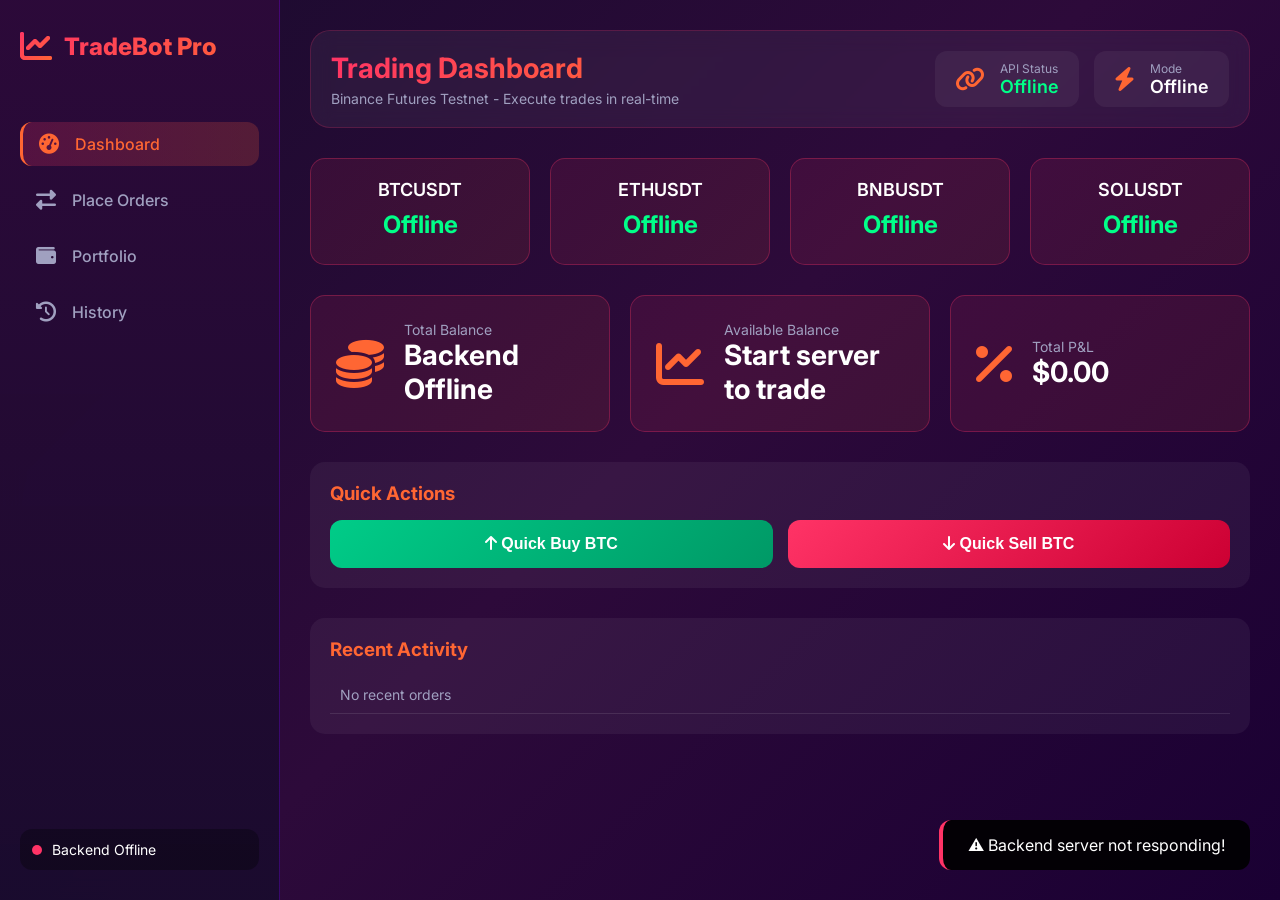
<file: index.html>
<!DOCTYPE html>
<html lang="en">
<head>
    <meta charset="UTF-8">
    <meta name="viewport" content="width=device-width, initial-scale=1.0">
    <title>Binance Futures Trading Bot | Professional Trading Dashboard</title>
    <link rel="stylesheet" href="style.css">
    <link href="https://fonts.googleapis.com/css2?family=Inter:wght@300;400;500;600;700;800&display=swap" rel="stylesheet">
    <link rel="stylesheet" href="https://cdnjs.cloudflare.com/ajax/libs/font-awesome/6.4.0/css/all.min.css">
</head>
<body>
    <!-- Loading Overlay -->
    <div id="loading-overlay" class="loading-overlay">
        <div class="loading-spinner">
            <i class="fas fa-chart-line"></i>
            <p>Connecting to Trading Bot...</p>
        </div>
    </div>

    <div class="container">
        <!-- Sidebar -->
        <div class="sidebar">
            <div class="logo">
                <i class="fas fa-chart-line"></i>
                <span>TradeBot Pro</span>
            </div>
            
            <nav class="nav-menu">
                <a href="#" class="nav-item active" data-page="dashboard">
                    <i class="fas fa-tachometer-alt"></i>
                    <span>Dashboard</span>
                </a>
                <a href="#" class="nav-item" data-page="orders">
                    <i class="fas fa-exchange-alt"></i>
                    <span>Place Orders</span>
                </a>
                <a href="#" class="nav-item" data-page="portfolio">
                    <i class="fas fa-wallet"></i>
                    <span>Portfolio</span>
                </a>
                <a href="#" class="nav-item" data-page="history">
                    <i class="fas fa-history"></i>
                    <span>History</span>
                </a>
            </nav>
            
            <div class="connection-status">
                <div class="status-indicator" id="status-indicator"></div>
                <span id="status-text">Connecting...</span>
            </div>
        </div>
        
        <!-- Main Content -->
        <div class="main-content">
            <!-- Header -->
            <div class="header">
                <div class="header-title">
                    <h1>Trading Dashboard</h1>
                    <p>Binance Futures Testnet - Execute trades in real-time</p>
                </div>
                <div class="header-stats">
                    <div class="stat-card">
                        <i class="fas fa-link"></i>
                        <div>
                            <span class="stat-label">API Status</span>
                            <span class="stat-value online" id="api-status">Unknown</span>
                        </div>
                    </div>
                    <div class="stat-card">
                        <i class="fas fa-bolt"></i>
                        <div>
                            <span class="stat-label">Mode</span>
                            <span class="stat-value" id="mode-status">Loading...</span>
                        </div>
                    </div>
                </div>
            </div>
            
            <!-- Dashboard Page -->
            <div id="dashboard-page" class="page active">
                <div class="price-ticker" id="price-ticker">
                    <div class="ticker-item">
                        <span class="symbol">BTCUSDT</span>
                        <span class="price" id="btc-price">Loading...</span>
                        <span class="change" id="btc-change"></span>
                    </div>
                    <div class="ticker-item">
                        <span class="symbol">ETHUSDT</span>
                        <span class="price" id="eth-price">Loading...</span>
                        <span class="change" id="eth-change"></span>
                    </div>
                    <div class="ticker-item">
                        <span class="symbol">BNBUSDT</span>
                        <span class="price" id="bnb-price">Loading...</span>
                        <span class="change" id="bnb-change"></span>
                    </div>
                    <div class="ticker-item">
                        <span class="symbol">SOLUSDT</span>
                        <span class="price" id="sol-price">Loading...</span>
                        <span class="change" id="sol-change"></span>
                    </div>
                </div>
                
                <div class="stats-grid">
                    <div class="stat-card-large">
                        <i class="fas fa-coins"></i>
                        <div>
                            <span class="stat-label">Total Balance</span>
                            <span class="stat-value" id="total-balance">$0.00</span>
                        </div>
                    </div>
                    <div class="stat-card-large">
                        <i class="fas fa-chart-line"></i>
                        <div>
                            <span class="stat-label">Available Balance</span>
                            <span class="stat-value" id="available-balance">$0.00</span>
                        </div>
                    </div>
                    <div class="stat-card-large">
                        <i class="fas fa-percent"></i>
                        <div>
                            <span class="stat-label">Total P&L</span>
                            <span class="stat-value" id="total-pnl">$0.00</span>
                        </div>
                    </div>
                </div>
                
                <div class="quick-actions">
                    <h3>Quick Actions</h3>
                    <div class="action-buttons">
                        <button class="action-btn buy" onclick="quickOrder('BUY')">
                            <i class="fas fa-arrow-up"></i> Quick Buy BTC
                        </button>
                        <button class="action-btn sell" onclick="quickOrder('SELL')">
                            <i class="fas fa-arrow-down"></i> Quick Sell BTC
                        </button>
                    </div>
                </div>
                
                <div class="recent-activity">
                    <h3>Recent Activity</h3>
                    <div id="recent-orders" class="activity-list">
                        <div class="activity-item">No recent orders</div>
                    </div>
                </div>
            </div>
            
            <!-- Orders Page -->
            <div id="orders-page" class="page">
                <div class="order-form-container">
                    <h2>Place New Order</h2>
                    <form id="order-form">
                        <div class="form-group">
                            <label><i class="fas fa-chart-simple"></i> Symbol</label>
                            <select id="symbol" required>
                                <option value="BTCUSDT">BTCUSDT - Bitcoin</option>
                                <option value="ETHUSDT">ETHUSDT - Ethereum</option>
                                <option value="BNBUSDT">BNBUSDT - Binance Coin</option>
                                <option value="SOLUSDT">SOLUSDT - Solana</option>
                                <option value="XRPUSDT">XRPUSDT - Ripple</option>
                            </select>
                        </div>
                        
                        <div class="form-group">
                            <label><i class="fas fa-arrows-up-down"></i> Side</label>
                            <div class="side-buttons">
                                <button type="button" class="side-btn buy-btn active" data-side="BUY">
                                    <i class="fas fa-arrow-up"></i> BUY
                                </button>
                                <button type="button" class="side-btn sell-btn" data-side="SELL">
                                    <i class="fas fa-arrow-down"></i> SELL
                                </button>
                            </div>
                            <input type="hidden" id="side" value="BUY">
                        </div>

                        
                        <div class="form-group">
                            <label><i class="fas fa-tag"></i> Order Type</label>
                            <div class="type-buttons">
                                <button type="button" class="type-btn active" data-type="MARKET">
                                    MARKET
                                </button>
                                <button type="button" class="type-btn" data-type="LIMIT">
                                    LIMIT
                                </button>
                            </div>
                            <input type="hidden" id="order-type" value="MARKET">
                        </div>
                        
                        <div class="form-group">
                            <label><i class="fas fa-weight-hanging"></i> Quantity</label>
                            <input type="number" id="quantity" step="0.001" placeholder="0.001" required>
                            <small class="form-hint">Min: 0.001 BTC</small>
                        </div>
                        
                        <div class="form-group" id="price-group" style="display: none;">
                            <label><i class="fas fa-dollar-sign"></i> Limit Price</label>
                            <input type="number" id="price" step="0.01" placeholder="Price in USDT">
                        </div>
                        
                        <div class="form-group">
                            <label><i class="fas fa-info-circle"></i> Current Market Price</label>
                            <div class="market-price" id="market-price">
                                <i class="fas fa-chart-line"></i> Loading...
                            </div>
                        </div>
                        
                        <div class="order-preview" id="order-preview" style="display: none;">
                            <h4>Order Preview</h4>
                            <div id="preview-details"></div>
                        </div>
                        
                        <button type="submit" class="submit-order">
                            <i class="fas fa-paper-plane"></i> Place Order
                        </button>
                    </form>
                </div>
                
                <div id="order-result" class="order-result" style="display: none;"></div>
            </div>
            
            <!-- Portfolio Page -->
            <div id="portfolio-page" class="page">
                <h2>Portfolio Overview</h2>
                <div id="portfolio-content">
                    <div class="loading">Loading portfolio data...</div>
                </div>
            </div>
            
            <!-- History Page -->
            <div id="history-page" class="page">
                <h2>Order History</h2>
                <div id="history-content">
                    <div class="info-box">
                        <i class="fas fa-info-circle"></i>
                        <p>Order history will appear here after placing trades</p>
                        <small>Check the logs folder for detailed order history</small>
                    </div>
                </div>
            </div>
        </div>
    </div>
    
    <!-- Notification Toast -->
    <div id="toast" class="toast"></div>
    
    <script src="app.js"></script>
</body>
</html>
</file>
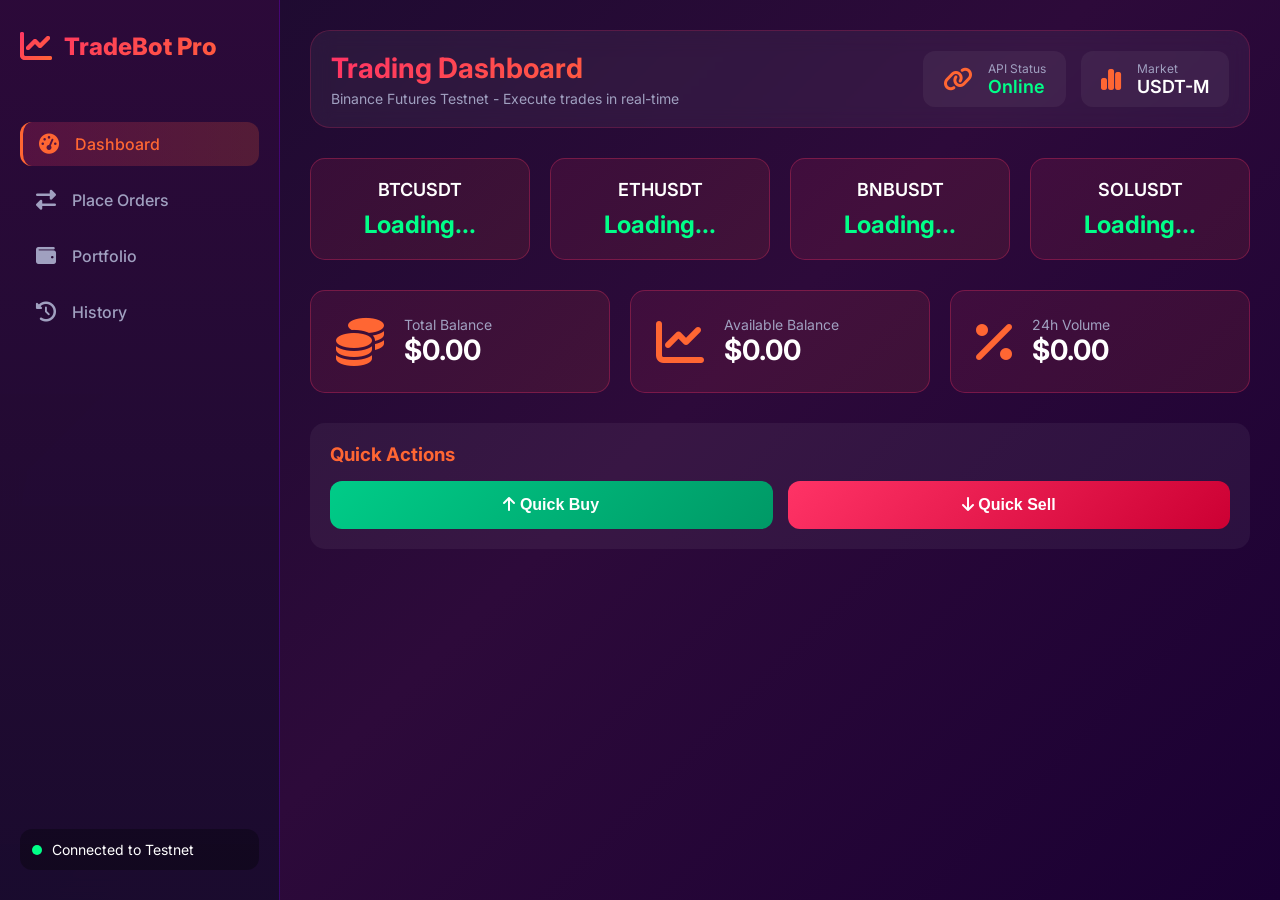
<file: dashboard.html>
<!DOCTYPE html>
<html lang="en">
<head>
    <meta charset="UTF-8">
    <meta name="viewport" content="width=device-width, initial-scale=1.0">
    <title>Binance Futures Trading Bot | Professional Trading Dashboard</title>
    <link rel="stylesheet" href="/style.css">
    <link href="https://fonts.googleapis.com/css2?family=Inter:wght@300;400;500;600;700;800&display=swap" rel="stylesheet">
    <link rel="stylesheet" href="https://cdnjs.cloudflare.com/ajax/libs/font-awesome/6.4.0/css/all.min.css">
</head>
<body>
    <div class="container">
        <!-- Sidebar -->
        <div class="sidebar">
            <div class="logo">
                <i class="fas fa-chart-line"></i>
                <span>TradeBot Pro</span>
            </div>
            
            <nav class="nav-menu">
                <a href="#" class="nav-item active" data-page="dashboard">
                    <i class="fas fa-tachometer-alt"></i>
                    <span>Dashboard</span>
                </a>
                <a href="#" class="nav-item" data-page="orders">
                    <i class="fas fa-exchange-alt"></i>
                    <span>Place Orders</span>
                </a>
                <a href="#" class="nav-item" data-page="portfolio">
                    <i class="fas fa-wallet"></i>
                    <span>Portfolio</span>
                </a>
                <a href="#" class="nav-item" data-page="history">
                    <i class="fas fa-history"></i>
                    <span>History</span>
                </a>
            </nav>
            
            <div class="connection-status">
                <div class="status-indicator"></div>
                <span>Connected to Testnet</span>
            </div>
        </div>
        
        <!-- Main Content -->
        <div class="main-content">
            <!-- Header -->
            <div class="header">
                <div class="header-title">
                    <h1>Trading Dashboard</h1>
                    <p>Binance Futures Testnet - Execute trades in real-time</p>
                </div>
                <div class="header-stats">
                    <div class="stat-card">
                        <i class="fas fa-link"></i>
                        <div>
                            <span class="stat-label">API Status</span>
                            <span class="stat-value online">Online</span>
                        </div>
                    </div>
                    <div class="stat-card">
                        <i class="fas fa-chart-simple"></i>
                        <div>
                            <span class="stat-label">Market</span>
                            <span class="stat-value">USDT-M</span>
                        </div>
                    </div>
                </div>
            </div>
            
            <!-- Dashboard Page -->
            <div id="dashboard-page" class="page active">
                <div class="price-ticker" id="price-ticker">
                    <div class="ticker-item">
                        <span class="symbol">BTCUSDT</span>
                        <span class="price" id="btc-price">Loading...</span>
                    </div>
                    <div class="ticker-item">
                        <span class="symbol">ETHUSDT</span>
                        <span class="price" id="eth-price">Loading...</span>
                    </div>
                    <div class="ticker-item">
                        <span class="symbol">BNBUSDT</span>
                        <span class="price" id="bnb-price">Loading...</span>
                    </div>
                    <div class="ticker-item">
                        <span class="symbol">SOLUSDT</span>
                        <span class="price" id="sol-price">Loading...</span>
                    </div>
                </div>
                
                <div class="stats-grid">
                    <div class="stat-card-large">
                        <i class="fas fa-coins"></i>
                        <div>
                            <span class="stat-label">Total Balance</span>
                            <span class="stat-value" id="total-balance">$0.00</span>
                        </div>
                    </div>
                    <div class="stat-card-large">
                        <i class="fas fa-chart-line"></i>
                        <div>
                            <span class="stat-label">Available Balance</span>
                            <span class="stat-value" id="available-balance">$0.00</span>
                        </div>
                    </div>
                    <div class="stat-card-large">
                        <i class="fas fa-percent"></i>
                        <div>
                            <span class="stat-label">24h Volume</span>
                            <span class="stat-value" id="volume">$0.00</span>
                        </div>
                    </div>
                </div>
                
                <div class="quick-actions">
                    <h3>Quick Actions</h3>
                    <div class="action-buttons">
                        <button class="action-btn buy" onclick="quickOrder('BUY')">
                            <i class="fas fa-arrow-up"></i> Quick Buy
                        </button>
                        <button class="action-btn sell" onclick="quickOrder('SELL')">
                            <i class="fas fa-arrow-down"></i> Quick Sell
                        </button>
                    </div>
                </div>
            </div>
            
            <!-- Orders Page -->
            <div id="orders-page" class="page">
                <div class="order-form-container">
                    <h2>Place New Order</h2>
                    <form id="order-form">
                        <div class="form-group">
                            <label><i class="fas fa-chart-simple"></i> Symbol</label>
                            <select id="symbol" required>
                                <option value="BTCUSDT">BTCUSDT</option>
                                <option value="ETHUSDT">ETHUSDT</option>
                                <option value="BNBUSDT">BNBUSDT</option>
                                <option value="SOLUSDT">SOLUSDT</option>
                                <option value="XRPUSDT">XRPUSDT</option>
                            </select>
                        </div>
                        
                        <div class="form-group">
                            <label><i class="fas fa-arrows-up-down"></i> Side</label>
                            <div class="side-buttons">
                                <button type="button" class="side-btn buy-btn" data-side="BUY">
                                    <i class="fas fa-arrow-up"></i> BUY
                                </button>
                                <button type="button" class="side-btn sell-btn" data-side="SELL">
                                    <i class="fas fa-arrow-down"></i> SELL
                                </button>
                            </div>
                            <input type="hidden" id="side" value="BUY">
                        </div>
                        
                        <div class="form-group">
                            <label><i class="fas fa-tag"></i> Order Type</label>
                            <div class="type-buttons">
                                <button type="button" class="type-btn active" data-type="MARKET">
                                    MARKET
                                </button>
                                <button type="button" class="type-btn" data-type="LIMIT">
                                    LIMIT
                                </button>
                            </div>
                            <input type="hidden" id="order-type" value="MARKET">
                        </div>
                        
                        <div class="form-group">
                            <label><i class="fas fa-weight-hanging"></i> Quantity</label>
                            <input type="number" id="quantity" step="0.001" placeholder="0.001" required>
                        </div>
                        
                        <div class="form-group" id="price-group" style="display: none;">
                            <label><i class="fas fa-dollar-sign"></i> Limit Price</label>
                            <input type="number" id="price" step="0.01" placeholder="Price">
                        </div>
                        
                        <div class="form-group">
                            <label><i class="fas fa-info-circle"></i> Current Market Price</label>
                            <div class="market-price" id="market-price">Loading...</div>
                        </div>
                        
                        <button type="submit" class="submit-order">
                            <i class="fas fa-paper-plane"></i> Place Order
                        </button>
                    </form>
                </div>
                
                <div id="order-result" class="order-result" style="display: none;"></div>
            </div>
            
            <!-- Portfolio Page -->
            <div id="portfolio-page" class="page">
                <h2>Portfolio Overview</h2>
                <div id="portfolio-content">
                    <div class="loading">Loading portfolio data...</div>
                </div>
            </div>
            
            <!-- History Page -->
            <div id="history-page" class="page">
                <h2>Order History</h2>
                <div id="history-content">
                    <div class="info-box">
                        <i class="fas fa-info-circle"></i>
                        <p>Order history will appear here after placing trades</p>
                    </div>
                </div>
            </div>
        </div>
    </div>
    
    <script src="/app.js"></script>
</body>
</html>
</file>
<file: style.css>
* {
    margin: 0;
    padding: 0;
    box-sizing: border-box;
}

body {
    font-family: 'Inter', sans-serif;
    background: linear-gradient(135deg, #1a0b2e 0%, #2d0a3a 50%, #1a0033 100%);
    color: #ffffff;
    overflow-x: hidden;
}

.container {
    display: flex;
    min-height: 100vh;
}

/* Sidebar Styles */
.sidebar {
    width: 280px;
    background: linear-gradient(180deg, rgba(45, 10, 58, 0.95) 0%, rgba(26, 11, 46, 0.98) 100%);
    backdrop-filter: blur(10px);
    border-right: 1px solid rgba(128, 0, 255, 0.3);
    padding: 30px 20px;
    position: fixed;
    height: 100vh;
    overflow-y: auto;
}

.logo {
    display: flex;
    align-items: center;
    gap: 12px;
    font-size: 24px;
    font-weight: 800;
    margin-bottom: 40px;
    padding-bottom: 20px;
    border-bottom: 2px solid linear-gradient(90deg, #ff3366, #ff6633);
    background: linear-gradient(135deg, #ff3366, #ff6633);
    -webkit-background-clip: text;
    -webkit-text-fill-color: transparent;
    background-clip: text;
}

.logo i {
    font-size: 32px;
    background: linear-gradient(135deg, #ff3366, #ff6633);
    -webkit-background-clip: text;
    -webkit-text-fill-color: transparent;
}

.nav-menu {
    display: flex;
    flex-direction: column;
    gap: 12px;
}

.nav-item {
    display: flex;
    align-items: center;
    gap: 12px;
    padding: 12px 16px;
    border-radius: 12px;
    color: #a0a0c0;
    text-decoration: none;
    transition: all 0.3s ease;
    font-weight: 500;
}

.nav-item i {
    width: 24px;
    font-size: 20px;
}

.nav-item:hover {
    background: rgba(128, 0, 255, 0.2);
    color: #ffffff;
    transform: translateX(5px);
}

.nav-item.active {
    background: linear-gradient(90deg, rgba(255, 51, 102, 0.2), rgba(255, 102, 51, 0.2));
    color: #ff6633;
    border-left: 3px solid #ff6633;
}

.connection-status {
    position: absolute;
    bottom: 30px;
    left: 20px;
    right: 20px;
    display: flex;
    align-items: center;
    gap: 10px;
    padding: 12px;
    background: rgba(0, 0, 0, 0.3);
    border-radius: 12px;
    font-size: 14px;
}

.status-indicator {
    width: 10px;
    height: 10px;
    background: #00ff88;
    border-radius: 50%;
    animation: pulse 2s infinite;
}

@keyframes pulse {
    0% { box-shadow: 0 0 0 0 rgba(0, 255, 136, 0.7); }
    70% { box-shadow: 0 0 0 10px rgba(0, 255, 136, 0); }
    100% { box-shadow: 0 0 0 0 rgba(0, 255, 136, 0); }
}

/* Main Content */
.main-content {
    flex: 1;
    margin-left: 280px;
    padding: 30px;
}

.header {
    display: flex;
    justify-content: space-between;
    align-items: center;
    margin-bottom: 30px;
    padding: 20px;
    background: rgba(255, 255, 255, 0.05);
    border-radius: 20px;
    backdrop-filter: blur(10px);
    border: 1px solid rgba(255, 51, 102, 0.2);
}

.header-title h1 {
    font-size: 28px;
    font-weight: 700;
    background: linear-gradient(135deg, #ff3366, #ff6633);
    -webkit-background-clip: text;
    -webkit-text-fill-color: transparent;
    margin-bottom: 5px;
}

.header-title p {
    color: #a0a0c0;
    font-size: 14px;
}

.header-stats {
    display: flex;
    gap: 15px;
}

.stat-card {
    display: flex;
    align-items: center;
    gap: 15px;
    padding: 10px 20px;
    background: rgba(255, 255, 255, 0.05);
    border-radius: 12px;
}

.stat-card i {
    font-size: 24px;
    color: #ff6633;
}

.stat-label {
    display: block;
    font-size: 12px;
    color: #a0a0c0;
}

.stat-value {
    display: block;
    font-size: 18px;
    font-weight: 600;
}

.stat-value.online {
    color: #00ff88;
}

/* Price Ticker */
.price-ticker {
    display: grid;
    grid-template-columns: repeat(auto-fit, minmax(200px, 1fr));
    gap: 20px;
    margin-bottom: 30px;
}

.ticker-item {
    background: linear-gradient(135deg, rgba(255, 51, 102, 0.1), rgba(255, 102, 51, 0.1));
    padding: 20px;
    border-radius: 15px;
    text-align: center;
    border: 1px solid rgba(255, 51, 102, 0.3);
    transition: transform 0.3s ease;
}

.ticker-item:hover {
    transform: translateY(-5px);
    border-color: #ff6633;
}

.symbol {
    display: block;
    font-size: 18px;
    font-weight: 600;
    margin-bottom: 10px;
}

.price {
    display: block;
    font-size: 24px;
    font-weight: 700;
    color: #00ff88;
}

/* Stats Grid */
.stats-grid {
    display: grid;
    grid-template-columns: repeat(auto-fit, minmax(250px, 1fr));
    gap: 20px;
    margin-bottom: 30px;
}

.stat-card-large {
    background: linear-gradient(135deg, rgba(255, 51, 102, 0.1), rgba(255, 102, 51, 0.1));
    padding: 25px;
    border-radius: 15px;
    display: flex;
    align-items: center;
    gap: 20px;
    border: 1px solid rgba(255, 51, 102, 0.3);
}

.stat-card-large i {
    font-size: 48px;
    color: #ff6633;
}

.stat-card-large .stat-label {
    font-size: 14px;
}

.stat-card-large .stat-value {
    font-size: 28px;
    font-weight: 700;
}

/* Quick Actions */
.quick-actions {
    background: rgba(255, 255, 255, 0.05);
    padding: 20px;
    border-radius: 15px;
    margin-bottom: 30px;
}

.quick-actions h3 {
    margin-bottom: 15px;
    color: #ff6633;
}

.action-buttons {
    display: flex;
    gap: 15px;
}

.action-btn {
    flex: 1;
    padding: 15px;
    border: none;
    border-radius: 12px;
    font-size: 16px;
    font-weight: 600;
    cursor: pointer;
    transition: all 0.3s ease;
}

.action-btn.buy {
    background: linear-gradient(135deg, #00cc88, #009966);
    color: white;
}

.action-btn.sell {
    background: linear-gradient(135deg, #ff3366, #cc0033);
    color: white;
}

.action-btn:hover {
    transform: translateY(-2px);
    box-shadow: 0 5px 20px rgba(0, 0, 0, 0.3);
}

/* Order Form */
.order-form-container {
    background: rgba(255, 255, 255, 0.05);
    padding: 30px;
    border-radius: 20px;
    max-width: 600px;
    margin: 0 auto;
}

.order-form-container h2 {
    margin-bottom: 25px;
    text-align: center;
    color: #ff6633;
}

.form-group {
    margin-bottom: 20px;
}

.form-group label {
    display: block;
    margin-bottom: 10px;
    font-weight: 500;
    color: #a0a0c0;
}

.form-group input,
.form-group select {
    width: 100%;
    padding: 12px;
    background: rgba(0, 0, 0, 0.3);
    border: 1px solid rgba(255, 51, 102, 0.3);
    border-radius: 10px;
    color: white;
    font-size: 16px;
    transition: all 0.3s ease;
}

.form-group input:focus,
.form-group select:focus {
    outline: none;
    border-color: #ff6633;
}

.side-buttons,
.type-buttons {
    display: flex;
    gap: 10px;
}

.side-btn,
.type-btn {
    flex: 1;
    padding: 10px;
    border: 1px solid rgba(255, 51, 102, 0.3);
    background: rgba(0, 0, 0, 0.3);
    color: white;
    border-radius: 10px;
    cursor: pointer;
    transition: all 0.3s ease;
}

.side-btn.active,
.type-btn.active {
    background: linear-gradient(135deg, #ff3366, #ff6633);
    border-color: transparent;
}

.side-btn.buy-btn.active {
    background: linear-gradient(135deg, #00cc88, #009966);
}

.side-btn.sell-btn.active {
    background: linear-gradient(135deg, #ff3366, #cc0033);
}

.market-price {
    padding: 12px;
    background: rgba(0, 0, 0, 0.3);
    border-radius: 10px;
    font-size: 20px;
    font-weight: 600;
    text-align: center;
    color: #00ff88;
}

.submit-order {
    width: 100%;
    padding: 15px;
    background: linear-gradient(135deg, #ff3366, #ff6633);
    border: none;
    border-radius: 12px;
    color: white;
    font-size: 18px;
    font-weight: 600;
    cursor: pointer;
    transition: all 0.3s ease;
}

.submit-order:hover {
    transform: translateY(-2px);
    box-shadow: 0 5px 20px rgba(255, 51, 102, 0.4);
}

.order-result {
    margin-top: 20px;
    padding: 20px;
    border-radius: 12px;
    background: rgba(0, 0, 0, 0.3);
    border-left: 4px solid #00ff88;
}

.order-result.success {
    border-left-color: #00ff88;
}

.order-result.error {
    border-left-color: #ff3366;
}

/* Loading */
.loading {
    text-align: center;
    padding: 40px;
    color: #a0a0c0;
}

.info-box {
    text-align: center;
    padding: 40px;
    background: rgba(255, 255, 255, 0.05);
    border-radius: 15px;
}

.info-box i {
    font-size: 48px;
    color: #ff6633;
    margin-bottom: 15px;
}

/* Pages */
.page {
    display: none;
    animation: fadeIn 0.5s ease;
}

.page.active {
    display: block;
}

@keyframes fadeIn {
    from {
        opacity: 0;
        transform: translateY(20px);
    }
    to {
        opacity: 1;
        transform: translateY(0);
    }
}

/* Loading Overlay */
.loading-overlay {
    position: fixed;
    top: 0;
    left: 0;
    width: 100%;
    height: 100%;
    background: linear-gradient(135deg, #1a0b2e, #2d0a3a);
    z-index: 9999;
    display: flex;
    justify-content: center;
    align-items: center;
    transition: opacity 0.5s ease;
}

.loading-overlay.fade-out {
    opacity: 0;
}

.loading-spinner {
    text-align: center;
}

.loading-spinner i {
    font-size: 64px;
    background: linear-gradient(135deg, #ff3366, #ff6633);
    -webkit-background-clip: text;
    -webkit-text-fill-color: transparent;
    animation: spin 1s linear infinite;
}

@keyframes spin {
    from { transform: rotate(0deg); }
    to { transform: rotate(360deg); }
}

.loading-spinner p {
    margin-top: 20px;
    color: #a0a0c0;
}

/* Toast Notification */
.toast {
    position: fixed;
    bottom: 30px;
    right: 30px;
    background: rgba(0, 0, 0, 0.9);
    color: white;
    padding: 15px 25px;
    border-radius: 12px;
    z-index: 10000;
    transform: translateX(400px);
    transition: transform 0.3s ease;
    border-left: 4px solid #ff6633;
}

.toast.show {
    transform: translateX(0);
}

.toast.success {
    border-left-color: #00ff88;
}

.toast.error {
    border-left-color: #ff3366;
}

/* Recent Activity */
.recent-activity {
    margin-top: 30px;
    background: rgba(255, 255, 255, 0.05);
    padding: 20px;
    border-radius: 15px;
}

.recent-activity h3 {
    margin-bottom: 15px;
    color: #ff6633;
}

.activity-list {
    max-height: 300px;
    overflow-y: auto;
}

.activity-item {
    padding: 10px;
    border-bottom: 1px solid rgba(255, 255, 255, 0.1);
    color: #a0a0c0;
    font-size: 14px;
}

/* Order Preview */
.order-preview {
    margin-top: 20px;
    padding: 15px;
    background: rgba(0, 0, 0, 0.3);
    border-radius: 10px;
    border: 1px solid rgba(255, 51, 102, 0.3);
}

.order-preview h4 {
    margin-bottom: 10px;
    color: #ff6633;
}

#preview-details {
    color: #a0a0c0;
    font-size: 14px;
}

/* Price Change Indicators */
.change {
    display: block;
    font-size: 12px;
    margin-top: 5px;
}

.change.positive {
    color: #00ff88;
}

.change.negative {
    color: #ff3366;
}

/* Form Hints */
.form-hint {
    display: block;
    margin-top: 5px;
    font-size: 12px;
    color: #a0a0c0;
}

/* Scrollbar Styling */
::-webkit-scrollbar {
    width: 8px;
    height: 8px;
}

::-webkit-scrollbar-track {
    background: rgba(255, 255, 255, 0.1);
    border-radius: 10px;
}

::-webkit-scrollbar-thumb {
    background: linear-gradient(135deg, #ff3366, #ff6633);
    border-radius: 10px;
}

::-webkit-scrollbar-thumb:hover {
    background: #ff6633;
}

/* Portfolio Table */
.portfolio-table {
    background: rgba(255, 255, 255, 0.05);
    border-radius: 15px;
    overflow-x: auto;
}

.portfolio-table table {
    width: 100%;
    border-collapse: collapse;
}

.portfolio-table th {
    padding: 15px;
    text-align: left;
    color: #ff6633;
    border-bottom: 1px solid rgba(255, 51, 102, 0.3);
}

.portfolio-table td {
    padding: 12px 15px;
    border-bottom: 1px solid rgba(255, 255, 255, 0.1);
}

.profit {
    color: #00ff88;
}

.loss {
    color: #ff3366;
}

/* Responsive */
@media (max-width: 768px) {
    .sidebar {
        transform: translateX(-100%);
        transition: transform 0.3s ease;
        z-index: 1000;
    }
    
    .main-content {
        margin-left: 0;
    }
    
    .price-ticker {
        grid-template-columns: 1fr;
    }
    
    .header {
        flex-direction: column;
        gap: 15px;
    }
    
    .action-buttons {
        flex-direction: column;
    }
}
</file>
